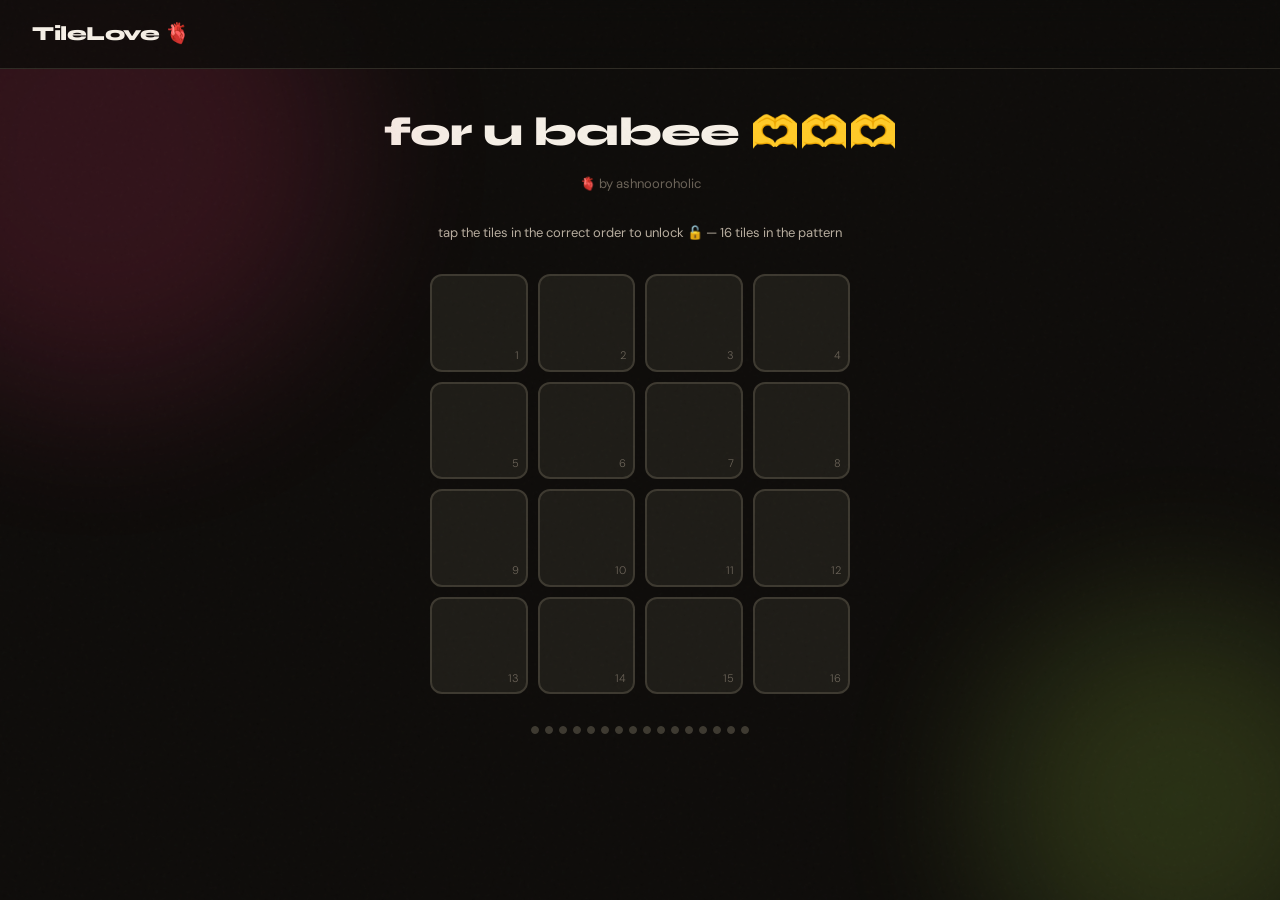
<file: index.html>
<!DOCTYPE html>
<html lang="en">
<head>
  <meta charset="UTF-8" />
  <meta name="viewport" content="width=device-width, initial-scale=1.0" />
  <title>for u babee 🫶🫶🫶</title>
  <link rel="preconnect" href="https://fonts.googleapis.com" />
  <link href="https://fonts.googleapis.com/css2?family=Syne:wght@400;700;800&family=DM+Sans:ital,wght@0,300;0,400;1,300&display=swap" rel="stylesheet" />
  <style>
    :root {
      --bg: #0e0c0a;
      --bg2: #181411;
      --bg3: #222018;
      --cream: #f5efe6;
      --cream2: #e8dfd3;
      --pink: #ff3f7a;
      --pink2: #ff6b9d;
      --acid: #c8ff57;
      --acid2: #e2ff8f;
      --warm: #ff9f4a;
      --text: #f5efe6;
      --text2: #b8ae9f;
      --text3: #6b6358;
      --border: #2e2b24;
      --border2: #3d3930;
      --tile-off: #1e1c17;
      --tile-border: #3d3930;
      --radius: 14px;
      --radius-sm: 8px;
      --font-display: 'Syne', sans-serif;
      --font-body: 'DM Sans', sans-serif;
      --shadow: 0 4px 32px rgba(0,0,0,0.5);
      --glow-pink: 0 0 24px rgba(255,63,122,0.3);
      --glow-acid: 0 0 24px rgba(200,255,87,0.25);
    }

    *, *::before, *::after { box-sizing: border-box; margin: 0; padding: 0; }
    html { scroll-behavior: smooth; }
    body {
      background: var(--bg);
      color: var(--text);
      font-family: var(--font-body);
      font-size: 16px;
      line-height: 1.6;
      min-height: 100vh;
      overflow-x: hidden;
    }

    /* NOISE */
    .noise {
      position: fixed; inset: 0; z-index: 999; pointer-events: none;
      background-image: url("data:image/svg+xml,%3Csvg viewBox='0 0 256 256' xmlns='http://www.w3.org/2000/svg'%3E%3Cfilter id='n'%3E%3CfeTurbulence type='fractalNoise' baseFrequency='0.9' numOctaves='4' stitchTiles='stitch'/%3E%3C/filter%3E%3Crect width='100%25' height='100%25' filter='url(%23n)' opacity='0.04'/%3E%3C/svg%3E");
      opacity: 0.5;
    }

    /* NAV */
    #nav {
      position: fixed; top: 0; left: 0; right: 0; z-index: 100;
      display: flex; align-items: center; justify-content: space-between;
      padding: 18px 32px;
      background: rgba(14,12,10,0.85);
      backdrop-filter: blur(12px);
      border-bottom: 1px solid var(--border);
    }
    .logo {
      font-family: var(--font-display);
      font-weight: 800; font-size: 20px;
      color: var(--cream); text-decoration: none; letter-spacing: -0.5px;
    }
    .logo:hover { color: var(--pink); }

    /* BUTTONS */
    .btn-big {
      background: var(--acid); color: var(--bg); border: none;
      border-radius: var(--radius-sm); padding: 16px 36px;
      font-family: var(--font-display); font-size: 15px; font-weight: 700;
      cursor: pointer; letter-spacing: 0.3px; transition: all 0.2s;
    }
    .btn-big:hover { background: var(--acid2); transform: translateY(-2px); box-shadow: var(--glow-acid); }

    .btn-ghost {
      background: transparent; color: var(--text2);
      border: 1px solid var(--border2); border-radius: var(--radius-sm);
      padding: 10px 22px; font-family: var(--font-body); font-size: 14px;
      cursor: pointer; transition: all 0.2s;
    }
    .btn-ghost:hover { border-color: var(--cream2); color: var(--cream); }

    /* PLAY PAGE */
    .play-wrap {
      max-width: 600px; margin: 0 auto;
      padding: 100px 24px 100px;
      display: flex; flex-direction: column; align-items: center;
    }

    .play-meta { text-align: center; margin-bottom: 8px; }
    .play-meta h2 {
      font-family: var(--font-display);
      font-size: clamp(24px, 5vw, 40px);
      font-weight: 800; letter-spacing: -1px;
      color: var(--cream); margin-bottom: 6px;
    }
    #play-creator-tag {
      font-size: 13px; color: var(--text3); display: inline-block; margin-bottom: 20px;
    }

    .hint {
      font-size: 13px; color: var(--text2);
      margin-bottom: 16px; text-align: center; line-height: 1.5;
    }

    /* PLAY GRID */
    .play-tile-grid {
      display: grid; gap: 10px;
      max-width: 420px; width: 100%; margin: 16px auto;
    }

    .play-tile {
      aspect-ratio: 1;
      background: var(--tile-off);
      border: 2px solid var(--tile-border);
      border-radius: 12px; cursor: pointer;
      display: flex; align-items: center; justify-content: center;
      font-family: var(--font-display); font-size: clamp(11px, 2vw, 16px);
      font-weight: 700; color: var(--text3);
      transition: all 0.15s; user-select: none; position: relative;
    }
    .play-tile:hover { border-color: var(--pink2); background: var(--bg3); }
    .play-tile.pressed {
      background: var(--pink); border-color: var(--pink);
      color: #fff; box-shadow: var(--glow-pink); transform: scale(0.93);
    }
    .play-tile.correct-flash {
      background: var(--acid); border-color: var(--acid);
      color: var(--bg); box-shadow: var(--glow-acid);
    }
    .play-tile.wrong-flash { background: #ff3b3b; border-color: #ff3b3b; color: #fff; }
    .play-tile .tile-label {
      font-size: 11px; color: var(--text3);
      position: absolute; bottom: 5px; right: 7px;
      font-family: var(--font-body); font-weight: 300;
    }

    .play-status {
      font-size: 14px; color: var(--text2);
      min-height: 28px; text-align: center; margin-top: 12px;
    }

    /* PASSWORD MODAL */
    .pw-modal {
      position: fixed; inset: 0; z-index: 200;
      background: rgba(14,12,10,0.88); backdrop-filter: blur(8px);
      display: flex; align-items: center; justify-content: center; padding: 24px;
    }
    .pw-modal.hidden { display: none; }
    .pw-card {
      background: var(--bg2); border: 1px solid var(--border2);
      border-radius: 20px; padding: 40px 32px; max-width: 380px; width: 100%;
      text-align: center; box-shadow: var(--shadow); animation: slideUp 0.3s ease;
    }
    .pw-icon { font-size: 40px; margin-bottom: 12px; }
    .pw-card h3 {
      font-family: var(--font-display); font-size: 24px; font-weight: 800;
      color: var(--cream); margin-bottom: 10px;
    }
    .pw-card p { font-size: 14px; color: var(--text2); margin-bottom: 22px; }
    .pw-card .field { margin-bottom: 16px; }
    .pw-err { font-size: 13px; color: var(--pink); margin-top: 10px; }
    .pw-err.hidden { display: none; }

    .field {
      width: 100%; background: var(--bg3); border: 1px solid var(--border2);
      border-radius: var(--radius-sm); padding: 14px 16px; color: var(--cream);
      font-family: var(--font-body); font-size: 15px; outline: none; transition: border-color 0.2s;
    }
    .field:focus { border-color: var(--pink); }
    .field::placeholder { color: var(--text3); }

    /* REWARD MODAL */
    .reward-modal {
      position: fixed; inset: 0; z-index: 200;
      background: rgba(14,12,10,0.92); backdrop-filter: blur(12px);
      display: flex; align-items: center; justify-content: center;
      padding: 24px; overflow-y: auto;
    }
    .reward-modal.hidden { display: none; }
    .reward-card {
      background: var(--bg2); border: 1px solid var(--border2);
      border-radius: 20px; padding: 40px 32px; max-width: 520px; width: 100%;
      text-align: center; box-shadow: var(--shadow); animation: slideUp 0.4s ease;
      position: relative; overflow: hidden;
    }
    .reward-header { margin-bottom: 24px; }
    .reward-emoji { font-size: 40px; display: block; margin-bottom: 8px; }
    .reward-card h3 {
      font-family: var(--font-display); font-size: 28px; font-weight: 800; color: var(--cream);
    }
    .reward-content { margin-bottom: 24px; }
    .reward-content img {
      max-width: 100%; border-radius: var(--radius); display: block; margin: 0 auto 20px;
      box-shadow: 0 8px 32px rgba(255,63,122,0.2);
    }
    .reward-text {
      font-size: 16px; line-height: 1.8; color: var(--cream2);
      white-space: pre-wrap; text-align: left;
      background: var(--bg3); border-radius: var(--radius-sm);
      padding: 20px; border: 1px solid var(--border2);
      font-family: var(--font-body);
    }

    /* CONFETTI */
    .confetti-wrap { position: absolute; inset: 0; pointer-events: none; overflow: hidden; }
    .confetti-piece {
      position: absolute; width: 8px; height: 8px; border-radius: 2px;
      animation: fall 2.5s ease-in forwards;
    }
    @keyframes fall {
      0% { transform: translateY(-10px) rotate(0); opacity: 1; }
      100% { transform: translateY(420px) rotate(720deg); opacity: 0; }
    }

    /* TOAST */
    .toast {
      position: fixed; bottom: 32px; left: 50%; transform: translateX(-50%);
      background: var(--bg2); border: 1px solid var(--border2);
      border-radius: 999px; padding: 12px 24px; font-size: 14px;
      color: var(--cream); z-index: 300; box-shadow: var(--shadow);
      animation: toastIn 0.3s ease;
    }
    .toast.hidden { display: none; }

    /* HERO glow blobs */
    .glow-blob {
      position: fixed; border-radius: 50%; pointer-events: none; z-index: 0;
      filter: blur(80px); opacity: 0.15;
    }
    .glow-blob-1 { width: 500px; height: 500px; background: var(--pink); top: -100px; left: -150px; }
    .glow-blob-2 { width: 400px; height: 400px; background: var(--acid); bottom: -100px; right: -100px; }

    @keyframes slideUp {
      from { opacity: 0; transform: translateY(24px); }
      to { opacity: 1; transform: translateY(0); }
    }
    @keyframes toastIn {
      from { opacity: 0; transform: translateX(-50%) translateY(16px); }
      to { opacity: 1; transform: translateX(-50%) translateY(0); }
    }
    @keyframes pulse-heart {
      0%,100% { transform: scale(1); }
      50% { transform: scale(1.2); }
    }

    .heart-pulse { display: inline-block; animation: pulse-heart 1.2s ease-in-out infinite; }

    /* progress indicator */
    .progress-dots {
      display: flex; gap: 6px; margin-top: 16px; justify-content: center; flex-wrap: wrap;
    }
    .progress-dot {
      width: 8px; height: 8px; border-radius: 50%;
      background: var(--border2); border: 1px solid var(--border2);
      transition: all 0.2s;
    }
    .progress-dot.done { background: var(--pink); border-color: var(--pink); box-shadow: 0 0 6px rgba(255,63,122,0.5); }

    @media (max-width: 600px) {
      #nav { padding: 14px 20px; }
      .play-wrap { padding: 90px 16px 80px; }
    }
  </style>
</head>
<body>

<div class="noise"></div>
<div class="glow-blob glow-blob-1"></div>
<div class="glow-blob glow-blob-2"></div>

<!-- NAV -->
<nav id="nav">
  <span class="logo">TileLove <span class="heart-pulse">🫀</span></span>
</nav>

<!-- PLAY PAGE -->
<div class="play-wrap">
  <div class="play-meta">
    <h2 id="play-title">for u babee 🫶🫶🫶</h2>
    <span id="play-creator-tag">🫀 by ashnooroholic</span>
  </div>

  <p class="hint" id="play-hint">tap the tiles in the correct order to unlock 🔓 — 16 tiles in the pattern</p>

  <div class="play-tile-grid" id="play-tile-grid" style="grid-template-columns: repeat(4, 1fr);"></div>

  <div class="progress-dots" id="progress-dots"></div>

  <div class="play-status" id="play-status"></div>

  <button class="btn-ghost" id="play-reset-btn" onclick="resetPlay()" style="display:none; margin-top:16px;">↺ try again</button>

  <!-- PASSWORD MODAL -->
  <div class="pw-modal hidden" id="pw-modal">
    <div class="pw-card">
      <div class="pw-icon">🔐</div>
      <h3>you cracked it!!!</h3>
      <p>now enter the secret password to unlock your reward 💌</p>
      <input class="field" type="password" id="pw-input" placeholder="enter password…" />
      <button class="btn-big" onclick="checkPassword()" style="width:100%;">unlock →</button>
      <p class="pw-err hidden" id="pw-err">wrong password babe 😬 try again</p>
    </div>
  </div>

  <!-- REWARD MODAL -->
  <div class="reward-modal hidden" id="reward-modal">
    <div class="reward-card">
      <div class="confetti-wrap" id="confetti-wrap"></div>
      <div class="reward-header">
        <span class="reward-emoji">🎉</span>
        <h3>you unlocked it!!!</h3>
      </div>
      <div class="reward-content" id="reward-content"></div>
      <button class="btn-ghost" onclick="closeReward()">close</button>
    </div>
  </div>
</div>

<!-- TOAST -->
<div class="toast hidden" id="toast"></div>

<script>
  // ════════════════════════════════════
  //  PUZZLE DATA (hardcoded)
  // ════════════════════════════════════

  // Tile indices are 0-based (tile 1 = index 0, tile 16 = index 15)
  // Pattern: 1→6→11→16→4→7→10→13→5→9→14→15→12→8→3→2
  // Convert to 0-based: 0→5→10→15→3→6→9→12→4→8→13→14→11→7→2→1

  const PUZZLE = {
    title: 'for u babee 🫶🫶🫶',
    creator: 'ashnooroholic',
    gridSize: 4,
    pattern: [0, 5, 10, 15, 3, 6, 9, 12, 4, 8, 13, 14, 11, 7, 2, 1],
    passwordHash: null, // no password — reward shows directly
    reward: {
      type: 'both', // custom: image + letter
      imagePath: 'image.png',
      letter: `to my lovely dovely putchu baby🫶🫶🫶🫶,
mera chotu sa baccha uamhhhhhhhhhhhhhhhhhhhhhhab to apna moood thik kar lo yrrrr dekho na aapk k liye puch ups kiya😭😭😭 vo sab harkate meh aapke face pe smile lane k liye kerta hu babyyyyyyyyy ,i lovieeeeeeeeeeeeeeeeeeee youuuuuuuuuuuuuuuuu meraaaaaaaaaaaaaaaa bacchaaaaaaaaaa `
    }
  };

  // ════════════════════════════════════
  //  STATE
  // ════════════════════════════════════
  let playProgress = [];

  // ════════════════════════════════════
  //  BUILD GRID
  // ════════════════════════════════════
  function buildPlayGrid() {
    const grid = document.getElementById('play-tile-grid');
    const dots = document.getElementById('progress-dots');
    const size = PUZZLE.gridSize;
    grid.innerHTML = '';
    dots.innerHTML = '';

    for (let i = 0; i < size * size; i++) {
      const tile = document.createElement('div');
      tile.className = 'play-tile';
      tile.dataset.idx = i;

      const label = document.createElement('span');
      label.className = 'tile-label';
      label.textContent = i + 1;
      tile.appendChild(label);

      tile.onclick = () => handleTileTap(i, tile);
      grid.appendChild(tile);
    }

    // progress dots
    for (let i = 0; i < PUZZLE.pattern.length; i++) {
      const dot = document.createElement('div');
      dot.className = 'progress-dot';
      dot.id = 'dot-' + i;
      dots.appendChild(dot);
    }
  }

  // ════════════════════════════════════
  //  TILE TAP
  // ════════════════════════════════════
  function handleTileTap(idx, el) {
    if (el.classList.contains('locked')) return;

    const expected = PUZZLE.pattern[playProgress.length];

    if (idx === expected) {
      playProgress.push(idx);
      el.classList.add('pressed');
      flashTile(el, 'correct-flash');

      // light up dot
      const dot = document.getElementById('dot-' + (playProgress.length - 1));
      if (dot) dot.classList.add('done');

      if (playProgress.length === PUZZLE.pattern.length) {
        setTimeout(() => {
          document.getElementById('play-status').textContent = '🎉 correct! unlocking your reward…';
          // No password needed — show reward directly
          setTimeout(showReward, 600);
        }, 300);
      } else {
        document.getElementById('play-status').textContent =
          `✓ ${playProgress.length} / ${PUZZLE.pattern.length}`;
      }
    } else {
      flashTile(el, 'wrong-flash');
      document.getElementById('play-status').textContent = '😅 wrong tile! starting over…';

      setTimeout(() => {
        playProgress = [];
        document.querySelectorAll('.play-tile').forEach(t => {
          t.classList.remove('pressed', 'correct-flash');
        });
        document.querySelectorAll('.progress-dot').forEach(d => d.classList.remove('done'));
        document.getElementById('play-status').textContent = '';
        document.getElementById('play-reset-btn').style.display = '';
      }, 800);
    }
  }

  function flashTile(el, cls) {
    el.classList.add(cls);
    setTimeout(() => el.classList.remove(cls), 500);
  }

  function resetPlay() {
    playProgress = [];
    document.querySelectorAll('.play-tile').forEach(t => {
      t.classList.remove('pressed', 'correct-flash', 'locked', 'wrong-flash');
    });
    document.querySelectorAll('.progress-dot').forEach(d => d.classList.remove('done'));
    document.getElementById('play-status').textContent = '';
    document.getElementById('play-reset-btn').style.display = 'none';
  }

  // ════════════════════════════════════
  //  PASSWORD (optional — skipped here)
  // ════════════════════════════════════
  function checkPassword() {
    // no password needed in this version
    document.getElementById('pw-modal').classList.add('hidden');
    showReward();
  }

  document.getElementById('pw-input').addEventListener('keydown', e => {
    if (e.key === 'Enter') checkPassword();
  });

  // ════════════════════════════════════
  //  REWARD
  // ════════════════════════════════════
  function showReward() {
    const modal = document.getElementById('reward-modal');
    const content = document.getElementById('reward-content');

    modal.classList.remove('hidden');
    content.innerHTML = '';

    // Image
    const img = document.createElement('img');
    img.src = PUZZLE.reward.imagePath;
    img.alt = 'your reward 💌';
    img.onerror = () => {
      // If image not found, show a sweet placeholder
      img.style.display = 'none';
    };
    content.appendChild(img);

    // Letter
    const div = document.createElement('div');
    div.className = 'reward-text';
    div.textContent = PUZZLE.reward.letter;
    content.appendChild(div);

    launchConfetti();
  }

  function closeReward() {
    document.getElementById('reward-modal').classList.add('hidden');
  }

  // ════════════════════════════════════
  //  CONFETTI
  // ════════════════════════════════════
  function launchConfetti() {
    const wrap = document.getElementById('confetti-wrap');
    wrap.innerHTML = '';
    const colors = ['#ff3f7a', '#c8ff57', '#ff9f4a', '#66d9e8', '#fff', '#ff6b9d'];
    for (let i = 0; i < 60; i++) {
      const c = document.createElement('div');
      c.className = 'confetti-piece';
      c.style.cssText = `
        left: ${Math.random() * 100}%;
        top: -10px;
        background: ${colors[Math.floor(Math.random() * colors.length)]};
        width: ${Math.random() * 8 + 4}px;
        height: ${Math.random() * 8 + 4}px;
        border-radius: ${Math.random() > 0.5 ? '50%' : '2px'};
        animation-delay: ${Math.random() * 1.5}s;
        animation-duration: ${Math.random() * 1.5 + 1.5}s;
      `;
      wrap.appendChild(c);
    }
  }

  // ════════════════════════════════════
  //  TOAST
  // ════════════════════════════════════
  function toast(msg) {
    const t = document.getElementById('toast');
    t.textContent = msg;
    t.classList.remove('hidden');
    clearTimeout(t._timer);
    t._timer = setTimeout(() => t.classList.add('hidden'), 3000);
  }

  // ════════════════════════════════════
  //  INIT
  // ════════════════════════════════════
  buildPlayGrid();
</script>
</body>
</html>
</file>
